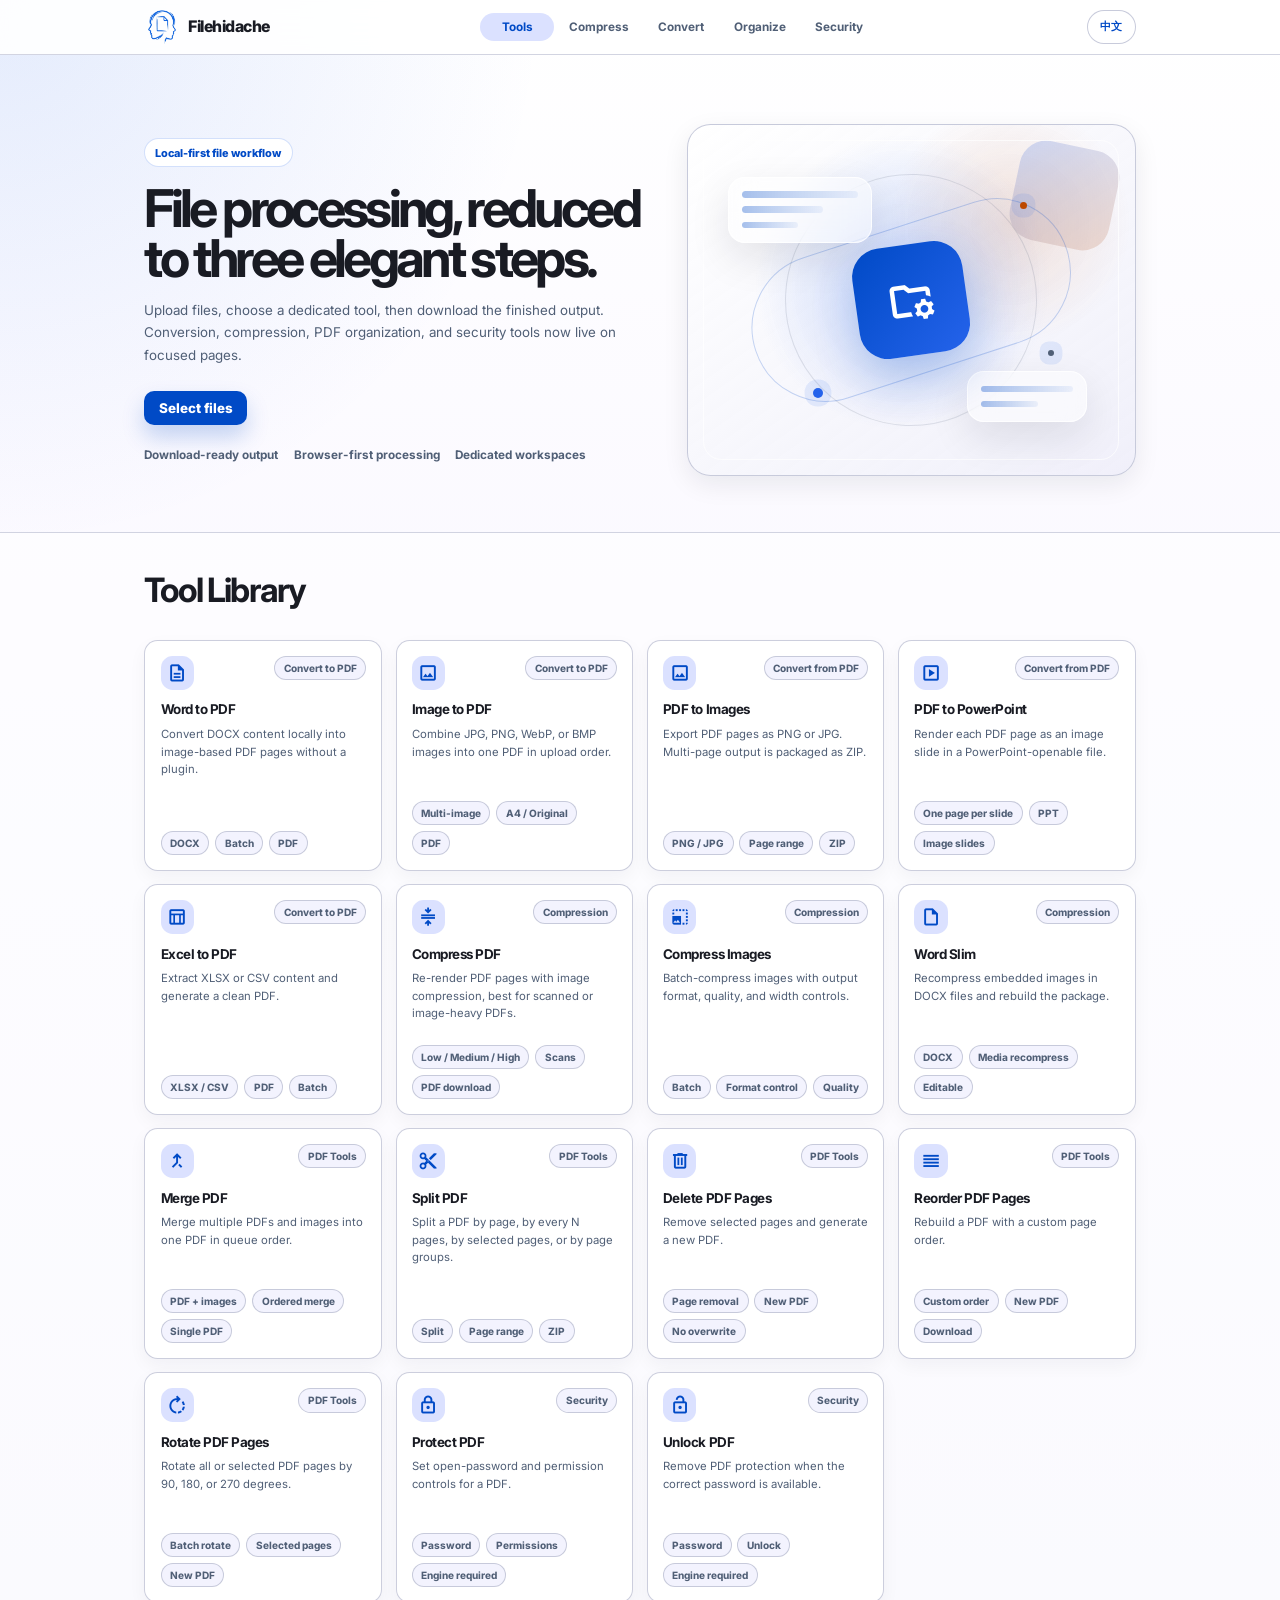
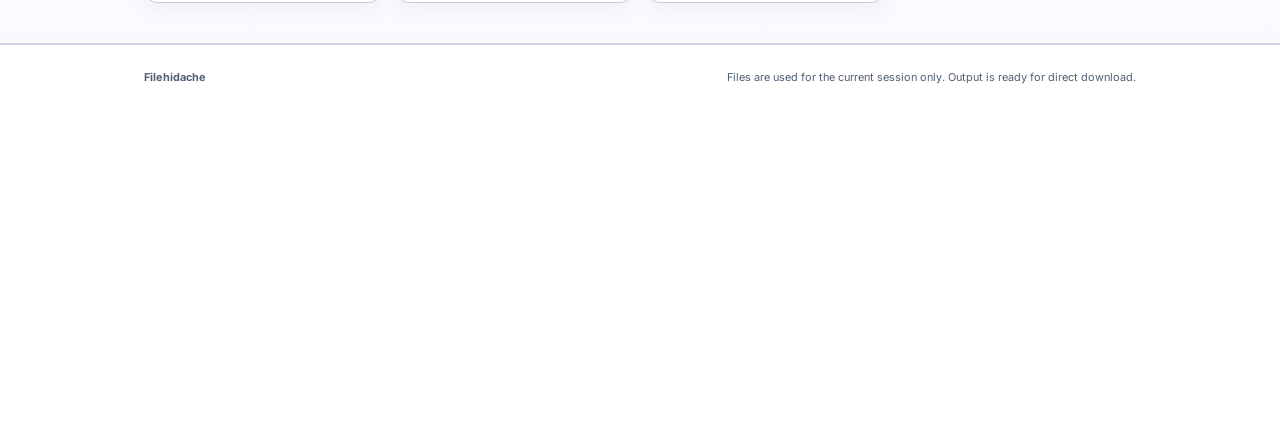
<file: index.html>
﻿<!doctype html>
<html lang="en">
<head>
  <meta charset="utf-8">
  <meta name="viewport" content="width=device-width, initial-scale=1">
  <title>Filehidache - File Processing</title>
  <link rel="preconnect" href="https://fonts.googleapis.com">
  <link rel="preconnect" href="https://fonts.gstatic.com" crossorigin>
  <link href="https://fonts.googleapis.com/css2?family=Inter:wght@400;600;700;800;900&display=swap" rel="stylesheet">
  <link href="https://fonts.googleapis.com/css2?family=Material+Symbols+Outlined:wght,FILL@100..700,0..1&display=swap" rel="stylesheet">
  <link rel="stylesheet" href="assets/app.css">
</head>
<body data-page="tools">
  <header class="topbar">
    <div class="container topbar-inner">
      <a class="brand" href="index.html">
        <span class="brand-mark" aria-hidden="true"><img class="brand-logo" src="assets/filehidache-logo.png" alt=""></span>
        <span>Filehidache</span>
      </a>
      <nav class="nav" aria-label="Primary navigation">
        <a href="index.html">Tools</a>
        <a href="compress.html">Compress</a>
        <a href="convert.html">Convert</a>
        <a href="merge.html">Organize</a>
        <a href="security.html">Security</a>
      </nav>
      <div class="account-actions">
        <button id="languageToggle" class="lang-toggle" type="button" aria-label="Switch language">中文</button>
      </div>
    </div>
  </header>

  <main>
    <section class="hero">
      <div class="container hero-grid">
        <div>
          <span class="eyebrow"><span class="material-symbols-outlined">bolt</span>Local-first file workflow</span>
          <h1>File processing, reduced to three elegant steps.</h1>
          <p>Upload files, choose a dedicated tool, then download the finished output. Conversion, compression, PDF organization, and security tools now live on focused pages.</p>
          <div class="hero-actions">
            <a class="btn btn-primary" href="#tools">
              <span class="material-symbols-outlined">apps</span>
              Browse tools
            </a>
          </div>
          <div class="trust-row">
            <span><span class="material-symbols-outlined">verified</span>Download-ready output</span>
            <span><span class="material-symbols-outlined">lock</span>Browser-first processing</span>
            <span><span class="material-symbols-outlined">view_module</span>Dedicated workspaces</span>
          </div>
        </div>
        <div class="hero-card hero-art" aria-hidden="true">
          <div class="art-orbit art-orbit-one"></div>
          <div class="art-orbit art-orbit-two"></div>
          <div class="art-glass art-glass-main">
            <span></span>
            <span></span>
            <span></span>
          </div>
          <div class="art-glass art-glass-side">
            <span></span>
            <span></span>
          </div>
          <div class="art-core">
            <span class="material-symbols-outlined">folder_managed</span>
          </div>
          <div class="art-dot art-dot-one"></div>
          <div class="art-dot art-dot-two"></div>
          <div class="art-dot art-dot-three"></div>
        </div>
      </div>
    </section>

    <section id="tools" class="section section-muted tool-library-section">
      <div class="container">
        <div class="section-head">
          <div>
            <h2>Tool Library</h2>
          </div>
        </div>
        <div id="toolGrid" class="tool-grid"></div>
      </div>
    </section>
  </main>

  <footer class="footer">
    <div class="container footer-inner">
      <strong>Filehidache</strong>
      <span>Files are used for the current session only. Output is ready for direct download.</span>
    </div>
  </footer>

  <script>setTimeout(function(){document.body&&document.body.classList.add("app-ready");},1800);</script>
  <script src="assets/app.js"></script>
</body>
</html>
</file>
<file: assets/app.css>
:root {
  --surface: #faf8ff;
  --surface-lowest: #ffffff;
  --surface-low: #f3f3fe;
  --surface-container: #ededf9;
  --surface-high: #e7e7f3;
  --text: #191b23;
  --muted: #505f76;
  --line: #c3c6d7;
  --primary: #004ac6;
  --primary-strong: #2563eb;
  --primary-soft: #dbe1ff;
  --orange: #bc4800;
  --danger: #ba1a1a;
  --ok: #0f7b4f;
  --shadow: 0 10px 30px rgba(15, 23, 42, 0.08);
  --radius: 16px;
  --ui-zoom: 0.84;
  --latin-font: Inter, ui-sans-serif, system-ui, -apple-system, BlinkMacSystemFont, "Segoe UI", sans-serif;
}

* {
  box-sizing: border-box;
}

html {
  scroll-behavior: smooth;
}

body {
  margin: 0;
  min-height: 100vh;
  font-family: var(--latin-font);
  color: var(--text);
  background:
    radial-gradient(circle at top left, rgba(37, 99, 235, 0.12), transparent 34rem),
    linear-gradient(180deg, #ffffff 0%, var(--surface) 40%, var(--surface-low) 100%);
  zoom: var(--ui-zoom);
}

body:not(.app-ready) .topbar,
body:not(.app-ready) main,
body:not(.app-ready) footer {
  opacity: 0;
}

body:not(.app-ready) .topbar {
  pointer-events: none;
}

body.app-ready .topbar,
body.app-ready main,
body.app-ready footer {
  opacity: 1;
  transition: opacity 120ms ease;
}

a {
  color: inherit;
  text-decoration: none;
}

button,
input,
select,
textarea {
  font: inherit;
}

button {
  cursor: pointer;
}

button:disabled {
  cursor: not-allowed;
  opacity: 0.55;
}

.material-symbols-outlined {
  font-variation-settings: "FILL" 0, "wght" 500, "GRAD" 0, "opsz" 24;
  line-height: 1;
}

.container {
  width: min(1180px, calc(100% - 42px));
  margin: 0 auto;
}

.topbar {
  position: sticky;
  top: 0;
  z-index: 40;
  border-bottom: 1px solid rgba(195, 198, 215, 0.75);
  background: rgba(255, 255, 255, 0.9);
  backdrop-filter: blur(18px);
}

.topbar-inner {
  height: 64px;
  display: flex;
  align-items: center;
  justify-content: space-between;
  gap: 24px;
}

.brand {
  display: inline-flex;
  align-items: center;
  gap: 10px;
  font-family: var(--latin-font);
  font-weight: 800;
  letter-spacing: -0.03em;
  font-size: 19px;
}

.brand-mark {
  width: 42px;
  height: 42px;
  display: inline-grid;
  place-items: center;
  flex: 0 0 auto;
}

.brand-logo {
  width: 42px;
  height: 42px;
  display: block;
  object-fit: contain;
}

.nav {
  display: flex;
  align-items: center;
  justify-content: center;
  gap: 6px;
}

.nav a {
  display: inline-flex;
  align-items: center;
  justify-content: center;
  min-width: 88px;
  padding: 8px 12px;
  border-radius: 999px;
  color: var(--muted);
  font-size: 14px;
  font-weight: 700;
  white-space: nowrap;
  transition: 0.2s ease;
}

.nav a:hover,
.nav a.is-active {
  color: var(--primary);
  background: var(--primary-soft);
}

.account-actions {
  display: flex;
  align-items: center;
  gap: 10px;
}

.lang-toggle {
  width: 58px;
  min-height: 40px;
  border: 1px solid rgba(195, 198, 215, 0.9);
  border-radius: 999px;
  color: var(--primary);
  background: #ffffff;
  padding: 0 14px;
  font-size: 13px;
  font-weight: 900;
}

.lang-toggle:hover {
  background: var(--primary-soft);
}

.ghost-link {
  color: var(--muted);
  font-size: 14px;
  font-weight: 700;
}

.btn {
  min-height: 40px;
  border: 1px solid transparent;
  border-radius: 12px;
  display: inline-flex;
  align-items: center;
  justify-content: center;
  gap: 9px;
  padding: 0 16px;
  font-weight: 800;
  transition: 0.2s ease;
}

.btn-primary {
  color: #ffffff;
  background: var(--primary);
  box-shadow: 0 14px 26px rgba(0, 74, 198, 0.22);
}

.btn-primary:hover {
  background: #003ea8;
  transform: translateY(-1px);
}

.btn-secondary {
  color: var(--text);
  background: #ffffff;
  border-color: var(--line);
}

.btn-secondary:hover {
  background: var(--surface-low);
}

.hero {
  padding: 82px 0 66px;
}

.hero-grid {
  display: grid;
  grid-template-columns: minmax(0, 1.05fr) minmax(340px, 0.95fr);
  gap: 56px;
  align-items: center;
}

.eyebrow {
  display: inline-flex;
  align-items: center;
  gap: 8px;
  border: 1px solid rgba(37, 99, 235, 0.2);
  border-radius: 999px;
  background: #ffffff;
  color: var(--primary);
  font-size: 13px;
  font-weight: 800;
  padding: 8px 12px;
}

h1,
h2,
h3,
p {
  margin-top: 0;
}

.hero h1 {
  margin: 20px 0 18px;
  max-width: 780px;
  font-size: clamp(34px, 5vw, 62px);
  line-height: 0.96;
  letter-spacing: -0.07em;
}

.hero p {
  max-width: 640px;
  color: var(--muted);
  font-size: 16px;
  line-height: 1.65;
}

.hero-actions {
  display: flex;
  flex-wrap: wrap;
  gap: 14px;
  margin-top: 30px;
}

.trust-row {
  display: flex;
  flex-wrap: wrap;
  gap: 18px;
  margin-top: 28px;
  color: var(--muted);
  font-size: 14px;
  font-weight: 700;
}

.trust-row span {
  display: inline-flex;
  align-items: center;
  gap: 7px;
}

.hero-card {
  position: relative;
  min-height: 420px;
  border: 1px solid rgba(195, 198, 215, 0.9);
  border-radius: 28px;
  overflow: hidden;
  background:
    linear-gradient(145deg, rgba(255, 255, 255, 0.96), rgba(243, 243, 254, 0.92)),
    radial-gradient(circle at 20% 20%, rgba(37, 99, 235, 0.12), transparent 20rem);
  box-shadow: var(--shadow);
  padding: 22px;
}

.hero-card::before {
  content: "";
  position: absolute;
  inset: 24px 24px auto auto;
  width: 120px;
  height: 120px;
  border-radius: 32px;
  background: linear-gradient(135deg, rgba(37, 99, 235, 0.2), rgba(188, 72, 0, 0.16));
  transform: rotate(12deg);
}

.product-brief {
  display: flex;
  flex-direction: column;
  justify-content: space-between;
  gap: 22px;
}

.product-brief::before {
  opacity: 0.55;
}

.brief-topline,
.brief-flow,
.brief-metrics {
  position: relative;
  z-index: 1;
}

.brief-topline {
  display: flex;
  align-items: flex-start;
  justify-content: space-between;
  gap: 18px;
}

.brief-score {
  width: 74px;
  height: 74px;
  border-radius: 24px;
  display: grid;
  place-items: center;
  color: #ffffff;
  background: linear-gradient(135deg, var(--primary), var(--primary-strong));
  font-size: 28px;
  font-weight: 950;
  letter-spacing: -0.08em;
  box-shadow: 0 18px 34px rgba(0, 74, 198, 0.2);
}

.product-brief h2 {
  position: relative;
  z-index: 1;
  max-width: 480px;
  margin: 0;
  font-size: clamp(28px, 4vw, 46px);
  line-height: 1.02;
  letter-spacing: -0.06em;
}

.product-brief p {
  position: relative;
  z-index: 1;
  max-width: 520px;
  margin: 0;
  color: var(--muted);
  line-height: 1.6;
}

.brief-metrics {
  display: grid;
  grid-template-columns: repeat(3, 1fr);
  gap: 12px;
}

.brief-metrics div {
  border: 1px solid rgba(195, 198, 215, 0.75);
  border-radius: 16px;
  background: rgba(255, 255, 255, 0.72);
  padding: 14px;
}

.brief-metrics strong {
  display: block;
  font-size: 26px;
  line-height: 1;
  letter-spacing: -0.06em;
}

.brief-metrics span {
  display: block;
  margin-top: 6px;
  color: var(--muted);
  font-size: 12px;
  font-weight: 800;
}

.brief-flow {
  display: flex;
  flex-wrap: wrap;
  gap: 10px;
}

.brief-flow span {
  border: 1px solid rgba(0, 74, 198, 0.16);
  border-radius: 999px;
  background: var(--primary-soft);
  color: var(--primary);
  padding: 9px 12px;
  font-size: 13px;
  font-weight: 900;
}

.hero-art {
  min-height: 420px;
  isolation: isolate;
  background:
    radial-gradient(circle at 48% 45%, rgba(37, 99, 235, 0.24), transparent 11rem),
    radial-gradient(circle at 72% 28%, rgba(188, 72, 0, 0.14), transparent 9rem),
    linear-gradient(145deg, rgba(255, 255, 255, 0.96), rgba(237, 237, 249, 0.82));
}

.hero-art::after {
  content: "";
  position: absolute;
  inset: 18px;
  border-radius: 22px;
  border: 1px solid rgba(255, 255, 255, 0.7);
  pointer-events: none;
}

.art-orbit {
  position: absolute;
  inset: 50%;
  border: 1px solid rgba(0, 74, 198, 0.22);
  border-radius: 999px;
  transform: translate(-50%, -50%) rotate(-18deg);
}

.art-orbit-one {
  width: 390px;
  height: 176px;
}

.art-orbit-two {
  width: 300px;
  height: 300px;
  border-color: rgba(80, 95, 118, 0.16);
  transform: translate(-50%, -50%) rotate(24deg);
}

.art-core {
  position: absolute;
  left: 50%;
  top: 50%;
  width: 132px;
  height: 132px;
  border-radius: 34px;
  display: grid;
  place-items: center;
  color: #ffffff;
  background: linear-gradient(135deg, var(--primary), var(--primary-strong));
  box-shadow: 0 26px 54px rgba(0, 74, 198, 0.24);
  transform: translate(-50%, -50%) rotate(-8deg);
  z-index: 3;
}

.art-core .material-symbols-outlined {
  font-size: 56px;
}

.art-glass {
  position: absolute;
  z-index: 2;
  border: 1px solid rgba(255, 255, 255, 0.82);
  border-radius: 20px;
  background: rgba(255, 255, 255, 0.48);
  box-shadow: 0 18px 48px rgba(15, 23, 42, 0.1);
  backdrop-filter: blur(16px);
  display: grid;
  gap: 10px;
  padding: 16px;
}

.art-glass span {
  display: block;
  height: 8px;
  border-radius: 999px;
  background: linear-gradient(90deg, rgba(0, 74, 198, 0.35), rgba(0, 74, 198, 0.06));
}

.art-glass-main {
  width: 172px;
  left: 48px;
  top: 62px;
}

.art-glass-main span:nth-child(2) {
  width: 70%;
}

.art-glass-main span:nth-child(3) {
  width: 48%;
}

.art-glass-side {
  width: 144px;
  right: 56px;
  bottom: 64px;
}

.tool-library-section {
  scroll-margin-top: 72px;
}

.art-glass-side span:nth-child(2) {
  width: 62%;
}

.art-dot {
  position: absolute;
  z-index: 4;
  border-radius: 999px;
  background: var(--primary-strong);
  box-shadow: 0 0 0 10px rgba(37, 99, 235, 0.1);
}

.art-dot-one {
  width: 12px;
  height: 12px;
  left: 28%;
  bottom: 22%;
}

.art-dot-two {
  width: 9px;
  height: 9px;
  right: 24%;
  top: 22%;
  background: var(--orange);
}

.art-dot-three {
  width: 7px;
  height: 7px;
  right: 18%;
  bottom: 34%;
  background: var(--muted);
}

.drop-visual {
  position: relative;
  height: 100%;
  min-height: 292px;
  border: 2px dashed rgba(0, 74, 198, 0.28);
  border-radius: 22px;
  display: grid;
  place-items: center;
  text-align: center;
  background: rgba(255, 255, 255, 0.72);
}

.drop-visual strong {
  display: block;
  margin: 18px 0 8px;
  font-size: 26px;
  letter-spacing: -0.04em;
}

.drop-visual p {
  margin: 0;
  font-size: 15px;
}

.upload-orb {
  width: 74px;
  height: 74px;
  display: grid;
  place-items: center;
  border-radius: 28px;
  color: var(--primary);
  background: var(--primary-soft);
}

.section {
  padding: 48px 0;
}

.section-muted {
  border-block: 1px solid rgba(195, 198, 215, 0.75);
  background: rgba(255, 255, 255, 0.62);
}

.section-head {
  display: flex;
  justify-content: space-between;
  align-items: end;
  gap: 24px;
  margin-bottom: 28px;
}

.section-head h2,
.page-hero h1 {
  margin-bottom: 10px;
  font-size: clamp(26px, 3.4vw, 40px);
  line-height: 1.04;
  letter-spacing: -0.055em;
}

.section-head p,
.page-hero p {
  color: var(--muted);
  line-height: 1.65;
}

.tool-grid {
  display: grid;
  grid-template-columns: repeat(4, minmax(0, 1fr));
  gap: 16px;
  align-items: stretch;
}

.tool-card,
.feature-card,
.panel {
  border: 1px solid rgba(195, 198, 215, 0.85);
  border-radius: var(--radius);
  background: rgba(255, 255, 255, 0.9);
  box-shadow: 0 8px 22px rgba(15, 23, 42, 0.045);
}

.tool-card {
  min-height: 238px;
  height: 100%;
  padding: 18px;
  display: flex;
  flex-direction: column;
  gap: 14px;
  transition: 0.2s ease;
  overflow: hidden;
}

.tool-card:hover {
  transform: translateY(-4px);
  border-color: rgba(37, 99, 235, 0.38);
  box-shadow: var(--shadow);
}

.tool-card-top {
  display: flex;
  justify-content: space-between;
  align-items: flex-start;
  gap: 12px;
}

.tool-icon {
  width: 40px;
  height: 40px;
  border-radius: 14px;
  display: grid;
  place-items: center;
  color: var(--primary);
  background: var(--primary-soft);
}

.tool-card h3 {
  margin: 0;
  font-size: 16px;
  line-height: 1.32;
  letter-spacing: -0.035em;
}

.tool-card p {
  margin: 0;
  color: var(--muted);
  line-height: 1.55;
  font-size: 13.5px;
}

.tool-card-copy {
  display: grid;
  gap: 8px;
  min-height: 104px;
  align-content: start;
}

.chip-row {
  display: flex;
  flex-wrap: wrap;
  gap: 7px;
  margin-top: auto;
}

.chip {
  display: inline-flex;
  align-items: center;
  gap: 6px;
  border: 1px solid rgba(195, 198, 215, 0.9);
  border-radius: 999px;
  color: var(--muted);
  background: var(--surface-low);
  padding: 6px 10px;
  font-size: 12px;
  font-weight: 750;
}

.feature-grid {
  display: grid;
  grid-template-columns: repeat(3, 1fr);
  gap: 18px;
}

.feature-card {
  padding: 20px;
}

.feature-card h3 {
  margin: 16px 0 8px;
  font-size: 17px;
}

.feature-card p {
  margin: 0;
  color: var(--muted);
  line-height: 1.55;
  font-size: 14px;
}

.page-hero {
  padding: 42px 0 22px;
}

.workspace {
  display: grid;
  grid-template-columns: 260px minmax(0, 1fr) 320px;
  gap: 18px;
  align-items: start;
  padding-bottom: 64px;
}

.panel {
  padding: 18px;
}

.sticky {
  position: sticky;
  top: 82px;
}

.workspace > aside:last-child .sticky {
  position: static;
  top: auto;
}

.rail-title {
  color: var(--muted);
  font-size: 12px;
  font-weight: 900;
  letter-spacing: 0.09em;
  text-transform: uppercase;
  margin-bottom: 14px;
}

.tool-rail {
  display: grid;
  gap: 9px;
}

.rail-button {
  width: 100%;
  border: 1px solid transparent;
  border-radius: 13px;
  background: transparent;
  color: var(--muted);
  display: flex;
  align-items: center;
  gap: 10px;
  padding: 10px;
  text-align: left;
  font-weight: 800;
  transition: 0.18s ease;
}

.rail-button:hover,
.rail-button.is-active {
  color: var(--primary);
  border-color: rgba(37, 99, 235, 0.22);
  background: var(--primary-soft);
}

.workspace-title {
  display: flex;
  justify-content: space-between;
  align-items: flex-start;
  gap: 20px;
  margin-bottom: 18px;
}

.workspace-title h2 {
  margin: 0 0 8px;
  font-size: clamp(24px, 3.2vw, 34px);
  line-height: 1.08;
  letter-spacing: -0.055em;
}

.workspace-title p {
  margin: 0;
  color: var(--muted);
  line-height: 1.55;
}

.downloads-title {
  display: grid;
  grid-template-columns: minmax(0, 1fr);
  gap: 12px;
}

.downloads-title .btn {
  width: 100%;
  min-height: 42px;
  white-space: nowrap;
}

.status-pill {
  white-space: nowrap;
  border-radius: 999px;
  color: var(--primary);
  background: var(--primary-soft);
  padding: 9px 12px;
  font-size: 13px;
  font-weight: 850;
}

.message {
  margin: 14px 0;
  border: 1px solid rgba(195, 198, 215, 0.85);
  border-radius: 14px;
  background: var(--surface-low);
  color: var(--muted);
  padding: 14px 16px;
  line-height: 1.5;
}

.message.is-error {
  color: var(--danger);
  border-color: rgba(186, 26, 26, 0.22);
  background: #fff1f0;
}

.dropzone {
  border: 2px dashed rgba(0, 74, 198, 0.24);
  border-radius: 22px;
  background: rgba(250, 248, 255, 0.76);
  padding: 26px;
  display: grid;
  place-items: center;
  text-align: center;
  transition: 0.2s ease;
}

.dropzone:hover,
.dropzone.is-dragging {
  border-color: var(--primary-strong);
  background: var(--surface-low);
}

.dropzone h3 {
  margin: 16px 0 8px;
  font-size: 20px;
  letter-spacing: -0.04em;
}

.dropzone p {
  color: var(--muted);
  margin-bottom: 18px;
}

.queue,
.results-list {
  display: grid;
  gap: 12px;
}

.queue-panel {
  min-height: 420px;
}

.queue-panel .queue {
  min-height: 320px;
  align-content: start;
}

.file-row,
.result-row,
.result-empty {
  border: 1px solid rgba(195, 198, 215, 0.85);
  border-radius: 14px;
  background: #ffffff;
  padding: 14px;
  display: flex;
  align-items: center;
  gap: 14px;
  max-width: 100%;
  min-width: 0;
  overflow: hidden;
}

.result-empty {
  display: block;
  padding: 16px;
}

.result-empty .result-name {
  white-space: normal;
}

.result-empty .result-meta {
  -webkit-line-clamp: 3;
}

.result-row {
  display: grid;
  grid-template-columns: 48px minmax(0, 1fr) minmax(112px, auto);
}

.file-row.is-selected {
  border-color: rgba(37, 99, 235, 0.55);
  box-shadow: 0 0 0 3px rgba(37, 99, 235, 0.12);
}

.file-main,
.result-main {
  min-width: 0;
  flex: 1;
  overflow: hidden;
}

.file-name,
.result-name {
  overflow: hidden;
  text-overflow: ellipsis;
  white-space: nowrap;
  font-weight: 850;
  max-width: 100%;
  overflow-wrap: anywhere;
}

.file-row .icon-button,
.result-row .btn {
  flex: 0 0 auto;
}

.result-row .tool-icon {
  width: 48px;
  height: 48px;
}

.result-row .btn {
  min-width: 112px;
  padding-inline: 18px;
  white-space: nowrap;
}

.file-meta,
.result-meta {
  color: var(--muted);
  font-size: 13px;
  margin-top: 4px;
}

.result-meta {
  display: -webkit-box;
  overflow: hidden;
  overflow-wrap: anywhere;
  -webkit-box-orient: vertical;
  -webkit-line-clamp: 2;
  line-height: 1.35;
}

.docx-render-host {
  position: fixed;
  left: -20000px;
  top: 0;
  width: max-content;
  min-width: 1px;
  background: #ffffff;
  pointer-events: none;
  z-index: -1;
}

.icon-button {
  width: 38px;
  height: 38px;
  border: 1px solid rgba(195, 198, 215, 0.85);
  border-radius: 12px;
  color: var(--muted);
  background: #ffffff;
  display: inline-grid;
  place-items: center;
}

.icon-button:hover {
  color: var(--primary);
  background: var(--surface-low);
}

.preview {
  min-height: 240px;
  border: 1px solid rgba(195, 198, 215, 0.85);
  border-radius: 16px;
  background: var(--surface-low);
  overflow: auto;
  display: grid;
  place-items: center;
  padding: 16px;
  color: var(--muted);
  text-align: center;
}

.preview img,
.preview canvas {
  max-width: 100%;
  border-radius: 12px;
  box-shadow: 0 12px 26px rgba(15, 23, 42, 0.12);
  background: #ffffff;
}

.size-estimate {
  margin-top: 18px;
  padding: 18px 0 2px;
  border-top: 1px solid rgba(195, 198, 215, 0.75);
  display: grid;
  gap: 16px;
}

.estimate-row {
  display: flex;
  align-items: center;
  justify-content: space-between;
  gap: 18px;
  color: var(--muted);
  font-size: 14px;
  font-weight: 850;
}

.estimate-row strong {
  color: var(--text);
  font-family: ui-monospace, "SFMono-Regular", Consolas, monospace;
  font-size: 14px;
  letter-spacing: 0.02em;
  white-space: nowrap;
}

.estimate-mark {
  color: var(--muted);
}

.saving-value {
  color: var(--primary) !important;
}

.params {
  display: grid;
  gap: 14px;
}

.field label {
  display: block;
  margin-bottom: 7px;
  color: var(--muted);
  font-size: 13px;
  font-weight: 850;
}

.field input,
.field select {
  width: 100%;
  min-height: 44px;
  border: 1px solid rgba(195, 198, 215, 0.95);
  border-radius: 12px;
  background: #ffffff;
  color: var(--text);
  padding: 0 12px;
}

.field input[type="hidden"] {
  display: none;
}

.choice-grid {
  display: grid;
  grid-template-columns: repeat(auto-fit, minmax(112px, 1fr));
  gap: 8px;
}

.choice-button {
  min-height: 38px;
  border: 1px solid rgba(195, 198, 215, 0.95);
  border-radius: 12px;
  background: #ffffff;
  color: var(--muted);
  padding: 8px 10px;
  font-size: 12px;
  font-weight: 850;
  text-align: center;
}

.choice-button:hover,
.choice-button.is-active {
  border-color: rgba(37, 99, 235, 0.35);
  color: var(--primary);
  background: var(--primary-soft);
}

.field input[type="range"] {
  padding: 0;
}

.aside-actions {
  display: grid;
  gap: 12px;
  margin-top: 18px;
  padding-top: 18px;
  border-top: 1px solid rgba(195, 198, 215, 0.75);
}

.tip {
  margin: 16px 0 0;
  color: var(--muted);
  line-height: 1.55;
  font-size: 13px;
}

.download-summary {
  display: none;
  border: 1px solid rgba(37, 99, 235, 0.22);
  border-radius: 16px;
  background: var(--primary-soft);
  padding: 15px;
  margin-bottom: 14px;
  overflow: hidden;
}

.download-summary strong {
  display: block;
  max-width: 100%;
  overflow: hidden;
  text-overflow: ellipsis;
  white-space: nowrap;
}

.download-summary.is-visible {
  display: block;
}

.footer {
  border-top: 1px solid rgba(195, 198, 215, 0.75);
  background: #ffffff;
  color: var(--muted);
}

.footer-inner {
  min-height: 76px;
  display: flex;
  align-items: center;
  justify-content: space-between;
  gap: 18px;
  font-size: 13px;
}

.download-dock {
  position: fixed;
  right: 24px;
  bottom: 24px;
  z-index: 60;
  width: min(360px, calc(100vw - 48px));
  border: 1px solid rgba(0, 74, 198, 0.22);
  border-radius: 18px;
  background: rgba(255, 255, 255, 0.94);
  box-shadow: 0 18px 46px rgba(15, 23, 42, 0.18);
  backdrop-filter: blur(18px);
  padding: 16px;
  display: none;
}

.download-dock.is-visible {
  display: block;
}

.download-dock strong {
  display: block;
  overflow: hidden;
  text-overflow: ellipsis;
  white-space: nowrap;
  font-size: 15px;
  letter-spacing: -0.03em;
}

.download-dock p {
  margin: 6px 0 12px;
  color: var(--muted);
  font-size: 13px;
}

.download-dock-actions {
  display: grid;
  grid-template-columns: 1fr auto;
  gap: 10px;
}

html[lang="zh-CN"] body {
  font-family: "PingFang SC", "Microsoft YaHei UI", "Microsoft YaHei", "Noto Sans SC", "Source Han Sans SC", Inter, sans-serif;
  letter-spacing: 0;
  text-rendering: geometricPrecision;
}

html[lang="zh-CN"] .hero h1,
html[lang="zh-CN"] .section-head h2,
html[lang="zh-CN"] .page-hero h1,
html[lang="zh-CN"] .workspace-title h2 {
  letter-spacing: -0.012em;
  line-height: 1.22;
  font-weight: 850;
}

html[lang="zh-CN"] .hero h1 {
  max-width: 680px;
  margin: 22px 0 20px;
  font-size: clamp(38px, 4.3vw, 56px);
  line-height: 1.16;
  letter-spacing: -0.018em;
}

html[lang="zh-CN"] .hero p,
html[lang="zh-CN"] .section-head p,
html[lang="zh-CN"] .page-hero p,
html[lang="zh-CN"] .tool-card p,
html[lang="zh-CN"] .tip,
html[lang="zh-CN"] .message {
  line-height: 1.82;
  letter-spacing: 0.01em;
  text-align: left;
}

html[lang="zh-CN"] .hero p,
html[lang="zh-CN"] .page-hero p {
  max-width: 590px;
  font-size: 16px;
}

html[lang="zh-CN"] .hero p {
  line-height: 1.95;
  color: #4f5b70;
}

html[lang="zh-CN"] .hero-actions {
  margin-top: 30px;
}

html[lang="zh-CN"] .trust-row {
  gap: 10px;
  max-width: 620px;
  line-height: 1.45;
}

html[lang="zh-CN"] .trust-row span {
  min-height: 34px;
  padding: 8px 12px;
  border: 1px solid rgba(15, 23, 42, 0.08);
  border-radius: 999px;
  background: rgba(255, 255, 255, 0.74);
  color: #526078;
  box-shadow: 0 10px 24px rgba(15, 23, 42, 0.05);
}

html[lang="zh-CN"] body[data-page="tools"] .hero h1 {
  font-family: var(--latin-font);
  font-weight: 700;
  max-width: 780px;
  margin: 20px 0 18px;
  font-size: clamp(34px, 5vw, 62px);
  line-height: 0.96;
  letter-spacing: -0.07em;
}

html[lang="zh-CN"] body[data-page="tools"] .hero .eyebrow,
html[lang="zh-CN"] body[data-page="tools"] .hero p {
  font-family: var(--latin-font);
}

html[lang="zh-CN"] body[data-page="tools"] .hero p {
  max-width: 640px;
  color: var(--muted);
  font-size: 16px;
  line-height: 1.65;
  letter-spacing: 0;
}

html[lang="zh-CN"] body[data-page="tools"] .hero-actions {
  margin-top: 30px;
}

html[lang="zh-CN"] body[data-page="tools"] .hero-actions .btn {
  font-family: var(--latin-font);
  font-weight: 800;
  letter-spacing: 0;
}

html[lang="zh-CN"] body[data-page="tools"] .trust-row {
  font-family: var(--latin-font);
  font-weight: 700;
  gap: 18px;
  max-width: none;
  line-height: normal;
}

html[lang="zh-CN"] body[data-page="tools"] .trust-row span {
  min-height: 0;
  padding: 0;
  border: 0;
  border-radius: 0;
  background: transparent;
  color: var(--muted);
  box-shadow: none;
}

html[lang="zh-CN"] .tool-library-section .section-head {
  margin-bottom: 26px;
}

html[lang="zh-CN"] .tool-library-section .section-head h2 {
  max-width: 720px;
  font-size: clamp(30px, 3vw, 42px);
  line-height: 1.22;
}

html[lang="zh-CN"] .nav a,
html[lang="zh-CN"] .btn,
html[lang="zh-CN"] .lang-toggle,
html[lang="zh-CN"] .chip,
html[lang="zh-CN"] .rail-button,
html[lang="zh-CN"] .choice-button {
  letter-spacing: 0.04em;
}

html[lang="zh-CN"] .tool-grid {
  grid-template-columns: repeat(4, minmax(0, 1fr));
  gap: 16px;
}

html[lang="zh-CN"] .tool-card {
  gap: 14px;
  min-height: 238px;
  padding: 18px;
  border-radius: 18px;
}

html[lang="zh-CN"] .tool-card h3 {
  font-size: 17px;
  line-height: 1.36;
  letter-spacing: 0;
}

html[lang="zh-CN"] .tool-card p {
  font-size: 13px;
  line-height: 1.72;
  color: #566176;
  word-break: normal;
  overflow-wrap: anywhere;
}

html[lang="zh-CN"] .tool-card-copy {
  min-height: 116px;
  gap: 9px;
}

html[lang="zh-CN"] .tool-card-top {
  gap: 12px;
}

html[lang="zh-CN"] .chip-row {
  gap: 7px;
}

html[lang="zh-CN"] .chip {
  padding: 6px 9px;
  line-height: 1.42;
  font-size: 11.5px;
  font-weight: 800;
  white-space: normal;
}

html[lang="zh-CN"] .choice-grid {
  grid-template-columns: 1fr;
  gap: 10px;
}

html[lang="zh-CN"] .choice-button {
  min-height: 44px;
  text-align: left;
  padding-inline: 14px;
  line-height: 1.45;
  border-radius: 13px;
}

html[lang="zh-CN"] .rail-button {
  min-height: 46px;
  padding: 12px 13px;
  line-height: 1.45;
}

html[lang="zh-CN"] .rail-title {
  letter-spacing: 0.12em;
}

html[lang="zh-CN"] .field label {
  line-height: 1.5;
  margin-bottom: 9px;
}

html[lang="zh-CN"] .field input {
  min-height: 46px;
}

html[lang="zh-CN"] .brief-metrics span {
  line-height: 1.45;
}

html[lang="zh-CN"] .workspace {
  grid-template-columns: 260px minmax(0, 1fr) 320px;
  gap: 18px;
}

html[lang="zh-CN"] .panel {
  padding: 18px;
}

html[lang="zh-CN"] .dropzone {
  padding: 26px;
}

html[lang="zh-CN"] .dropzone h3 {
  line-height: 1.35;
}

html[lang="zh-CN"] .file-row,
html[lang="zh-CN"] .result-row {
  padding: 14px;
  gap: 14px;
}

html[lang="zh-CN"] .file-name,
html[lang="zh-CN"] .result-name {
  line-height: 1.45;
  white-space: normal;
  display: -webkit-box;
  -webkit-line-clamp: 2;
  -webkit-box-orient: vertical;
}

html[lang="zh-CN"] .file-meta,
html[lang="zh-CN"] .result-meta {
  line-height: 1.55;
}

html[lang="zh-CN"] .estimate-row {
  font-size: 13.5px;
  line-height: 1.5;
}

html[lang="zh-CN"] .download-dock strong,
html[lang="zh-CN"] .download-dock p {
  line-height: 1.55;
  white-space: normal;
}

html[lang="zh-CN"] .section-head {
  align-items: flex-start;
  margin-bottom: 32px;
}

@media (max-width: 1180px) {
  .tool-grid {
    grid-template-columns: repeat(2, minmax(0, 1fr));
  }

  html[lang="zh-CN"] .tool-grid {
    grid-template-columns: repeat(2, minmax(0, 1fr));
  }
}

@media (max-width: 1120px) {
  .workspace {
    grid-template-columns: 260px minmax(0, 1fr);
  }

  .workspace > aside {
    grid-column: 1 / -1;
  }

}

@media (max-width: 860px) {
  .container {
    width: min(100% - 28px, 1280px);
  }

  .topbar-inner {
    height: auto;
    padding: 14px 0;
    align-items: flex-start;
    flex-direction: column;
  }

  .nav {
    width: 100%;
    overflow-x: auto;
    padding-bottom: 2px;
  }

  .account-actions {
    display: flex;
    flex-wrap: wrap;
  }

  .hero {
    padding-top: 44px;
  }

  .hero-grid,
  .workspace {
    grid-template-columns: 1fr;
  }

  .sticky {
    position: static;
  }

  .tool-grid,
  .feature-grid {
    grid-template-columns: 1fr;
  }

  html[lang="zh-CN"] .tool-grid {
    grid-template-columns: 1fr;
  }

  .section-head,
  .workspace-title,
  .footer-inner {
    align-items: flex-start;
    flex-direction: column;
  }
}
</file>
